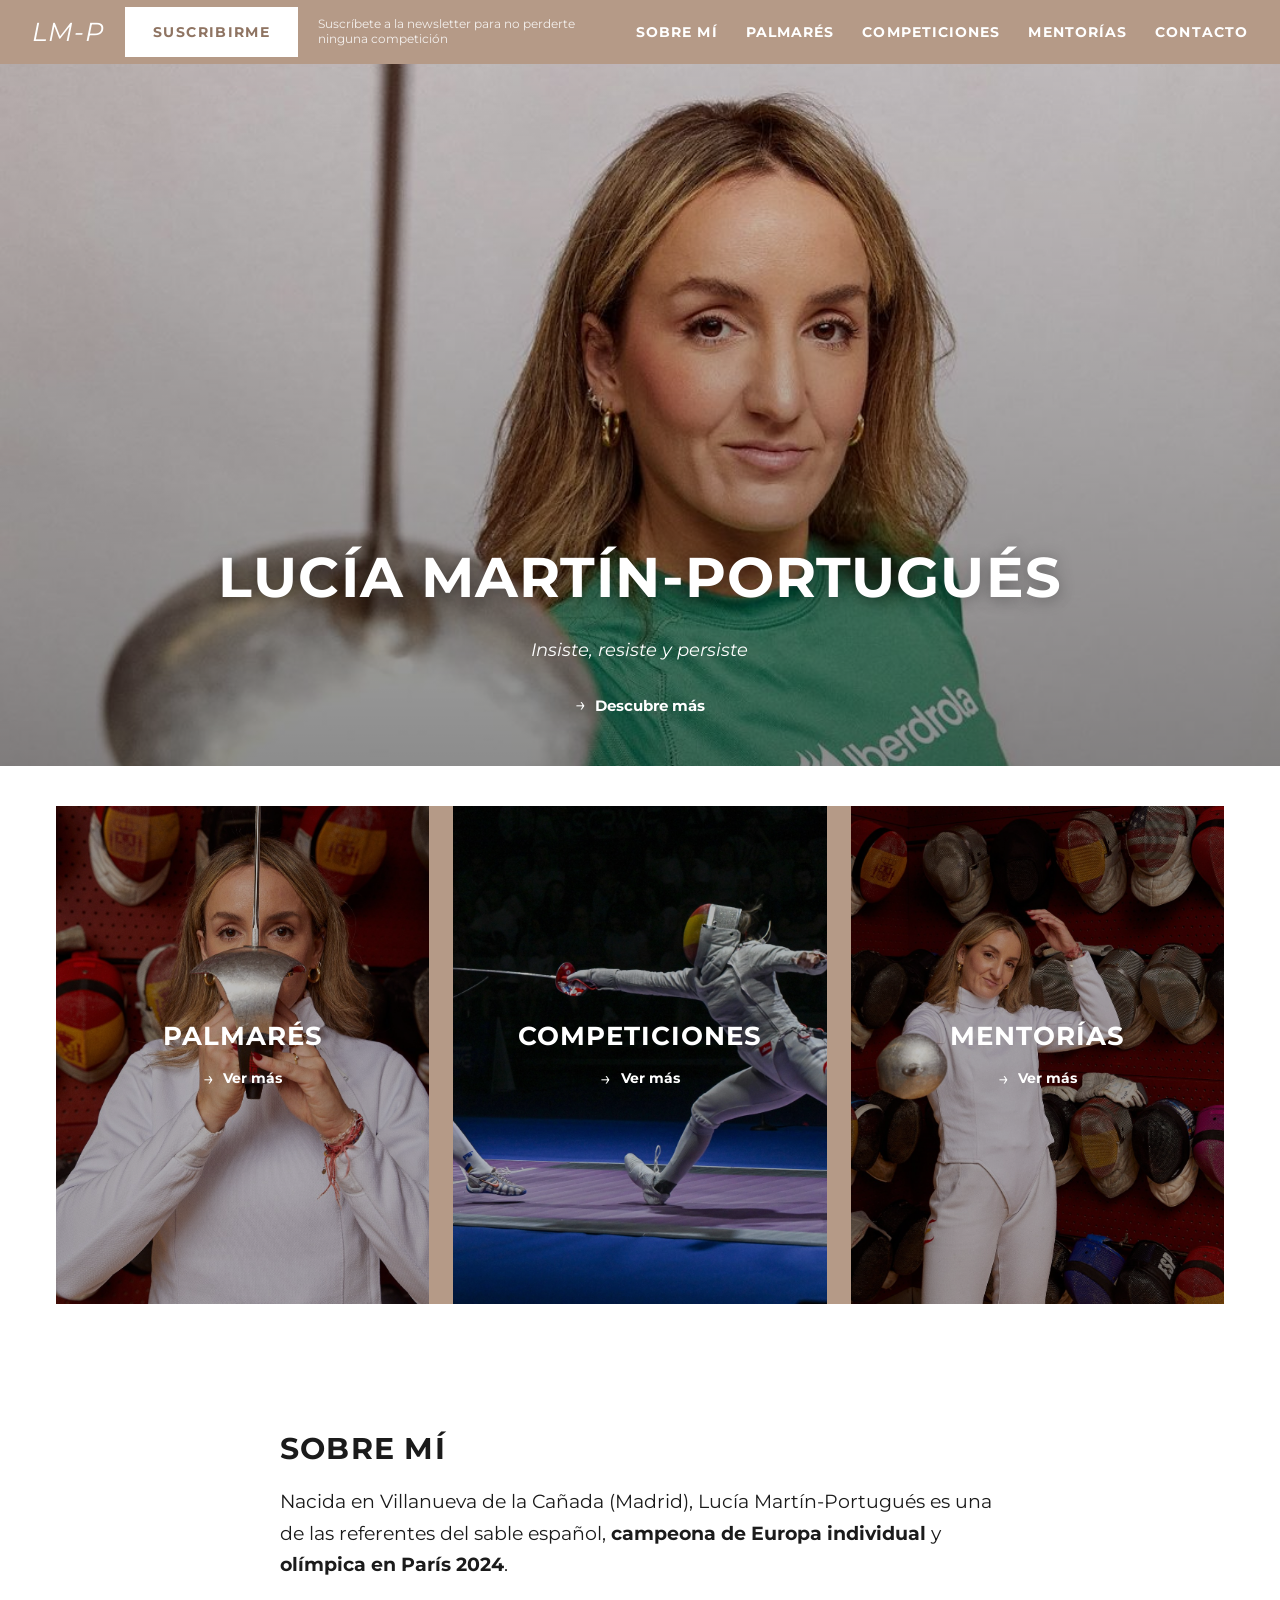
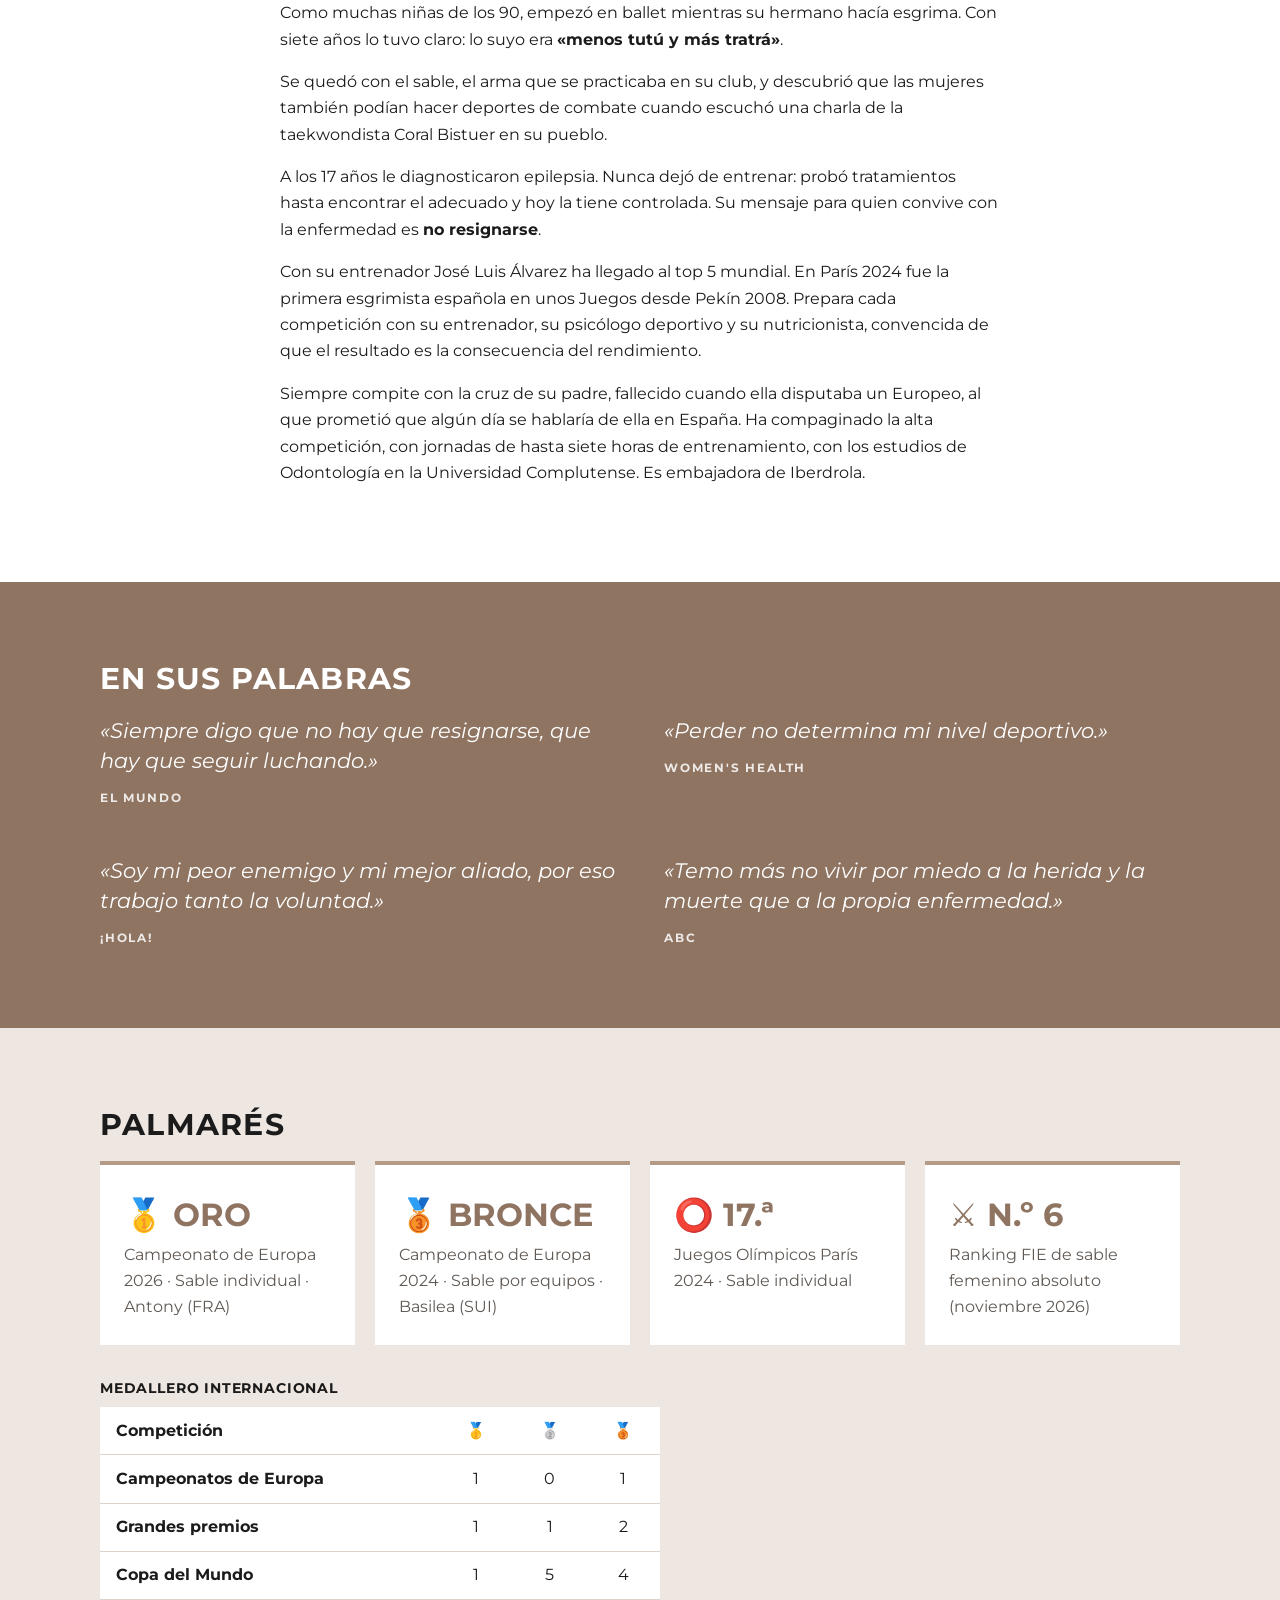
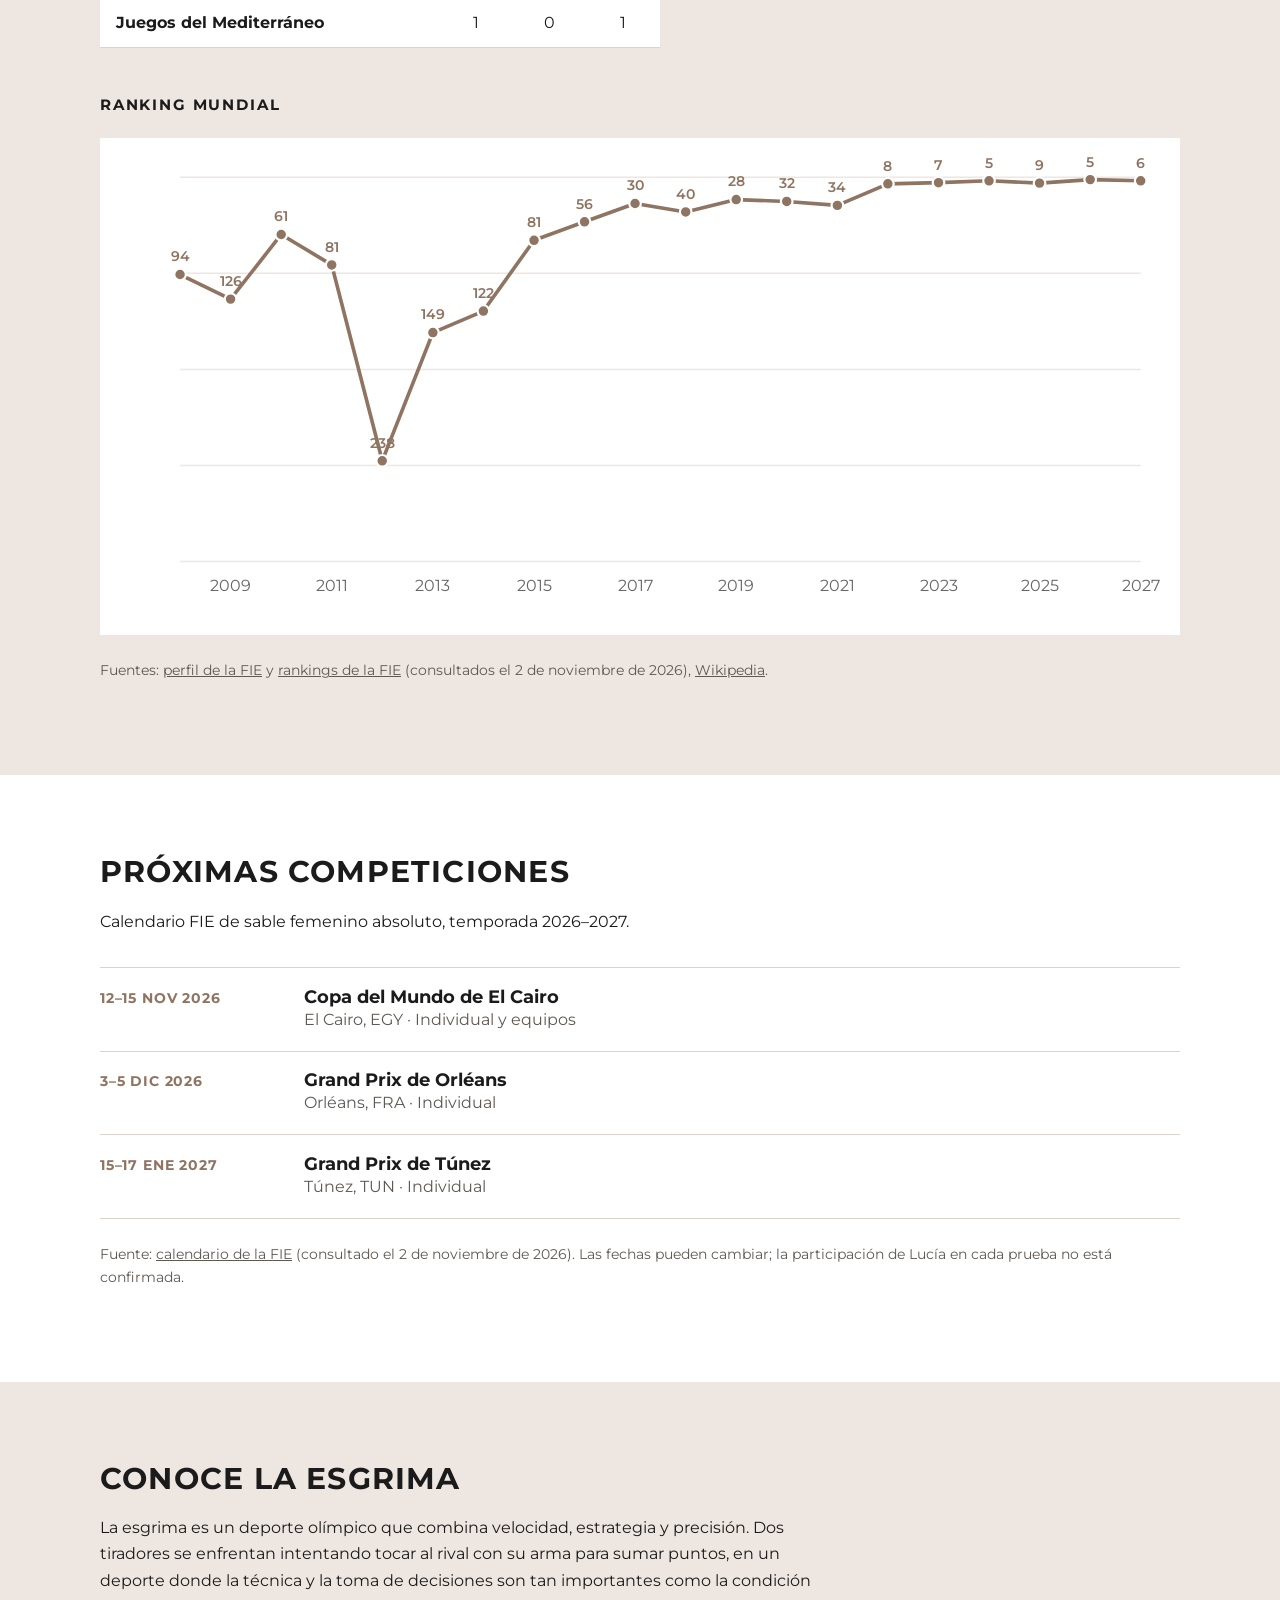
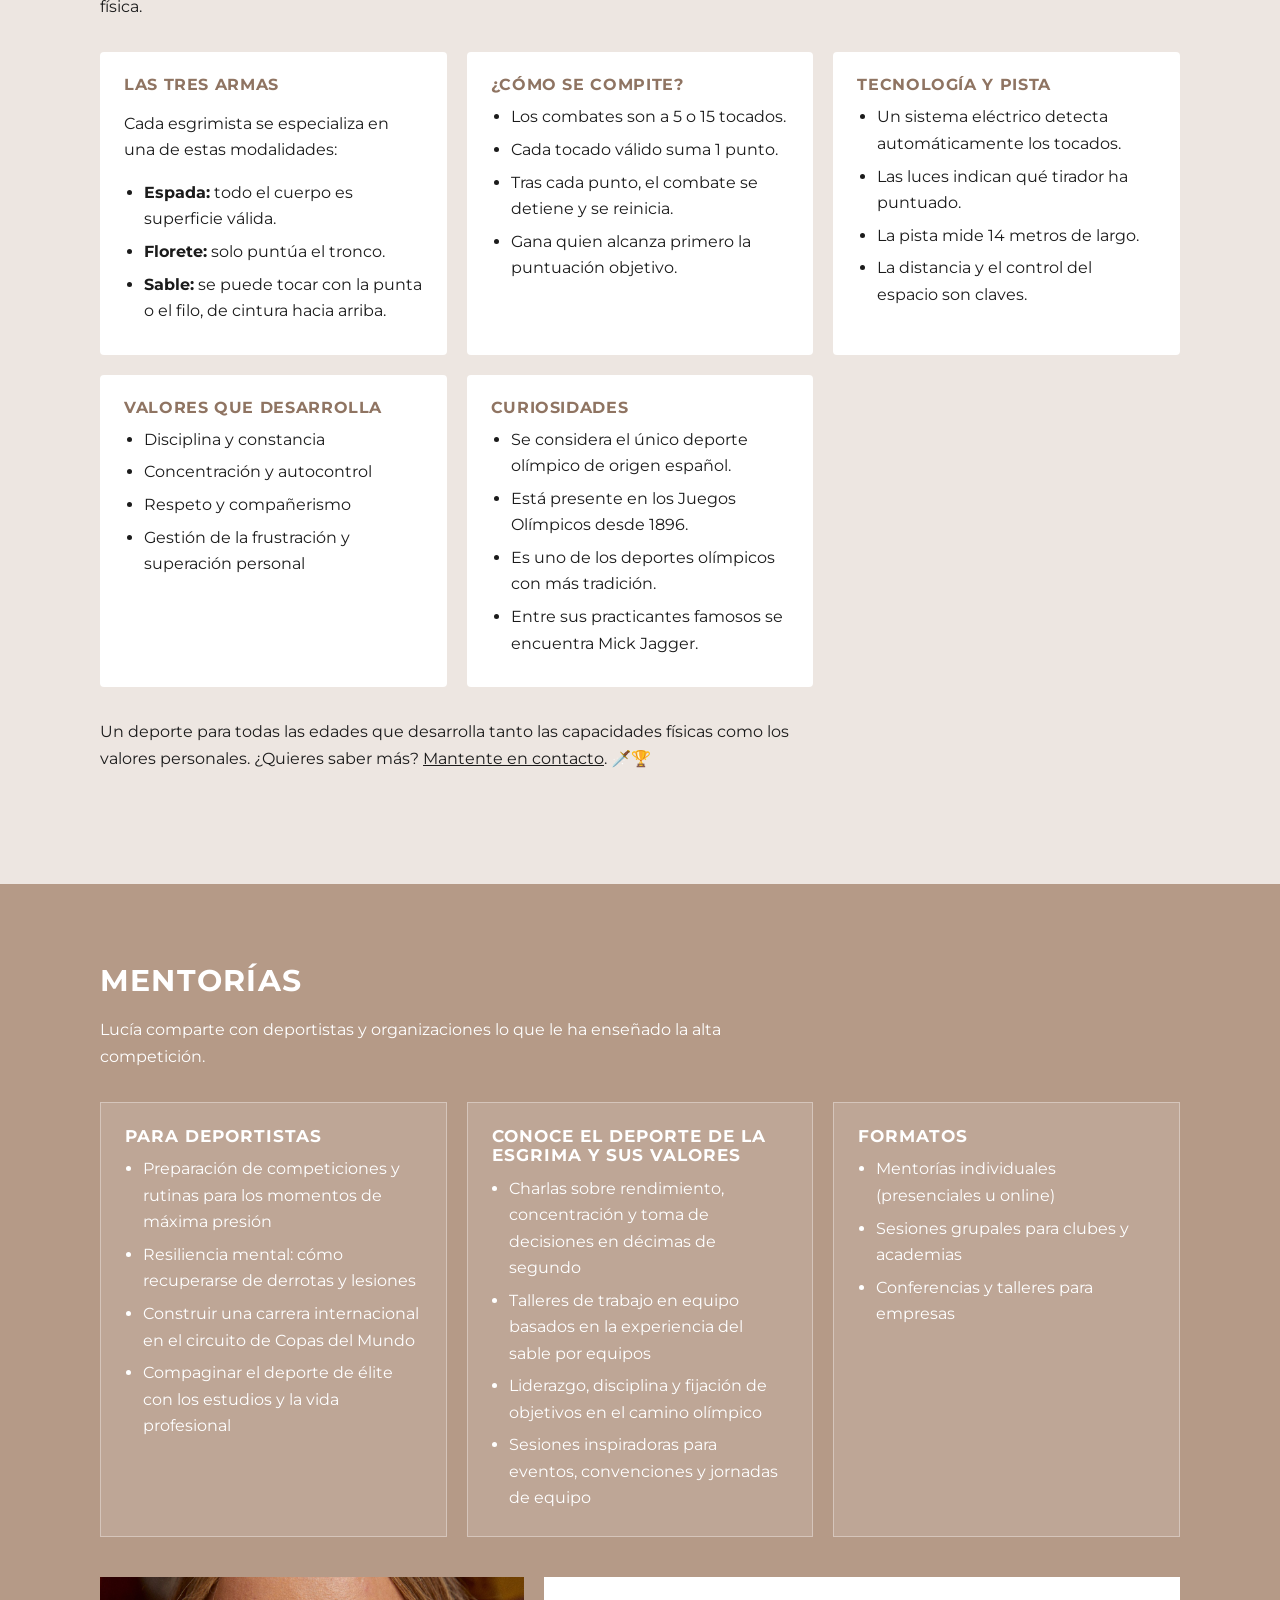
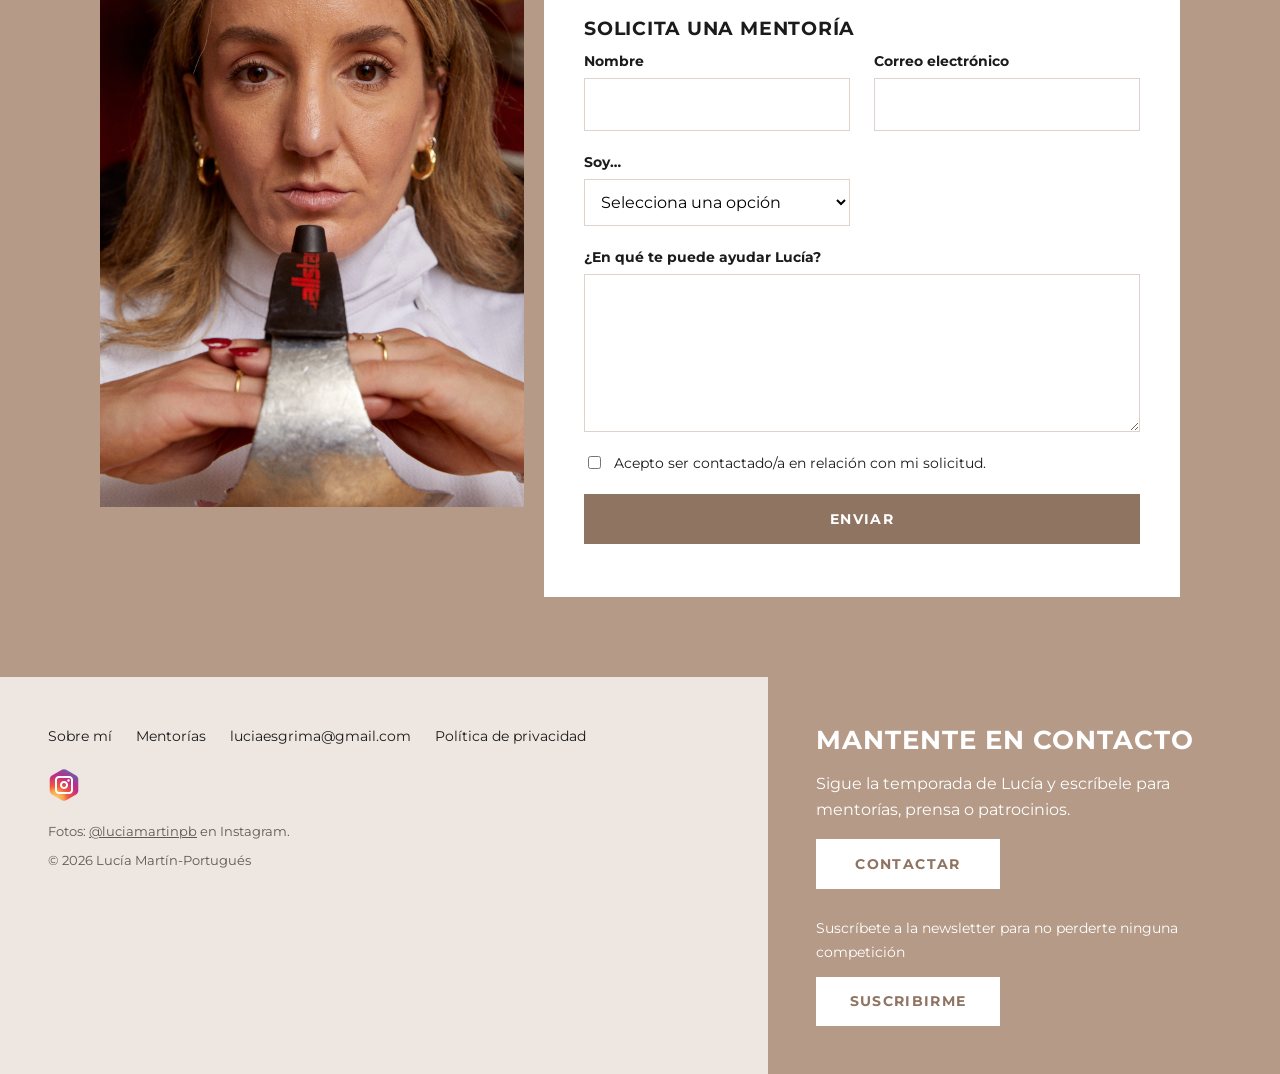
<file: index.html>
<!DOCTYPE html>
<html lang="es">
<head>
  <meta charset="UTF-8">
  <meta name="viewport" content="width=device-width, initial-scale=1">
  <title>Lucía Martín-Portugués | Esgrimista de sable</title>
  <meta name="description" content="Web oficial de la esgrimista española de sable Lucía Martín-Portugués: biografía, palmarés, próximas competiciones y mentorías para deportistas y empresas.">
  <link rel="icon" href="favicon.ico" sizes="any">
  <link rel="icon" type="image/png" sizes="16x16" href="favicon-16x16.png">
  <link rel="icon" type="image/png" sizes="32x32" href="favicon-32x32.png">
  <link rel="apple-touch-icon" href="apple-touch-icon.png">
  <link rel="manifest" href="site.webmanifest">
  <link rel="preconnect" href="https://fonts.googleapis.com">
  <link rel="preconnect" href="https://fonts.gstatic.com" crossorigin>
  <link rel="stylesheet" href="https://fonts.googleapis.com/css2?family=Montserrat:ital,wght@0,400;0,500;0,600;0,700;0,800;1,400;1,600&display=swap">
  <link rel="stylesheet" href="css/styles.css">
</head>
<body>
  <a class="skip-link" href="#main">Saltar al contenido</a>

  <header class="site-header">
    <div class="header-inner">
      <a class="brand" href="#top" aria-label="Lucía Martín-Portugués, inicio">LM-P</a>
      <div class="header-subscribe">
        <button class="button button-light nav-subscribe" type="button" data-newsletter-open>SUSCRIBIRME</button>
        <span class="nav-subscribe-note">Suscríbete a la newsletter para no perderte ninguna competición</span>
      </div>
      <button class="nav-toggle" type="button" aria-controls="site-nav" aria-expanded="false" aria-label="Abrir menú">
        <span class="nav-toggle-bar"></span>
        <span class="nav-toggle-bar"></span>
        <span class="nav-toggle-bar"></span>
      </button>
      <nav id="site-nav" class="site-nav" aria-label="Navegación principal">
        <ul>
          <li class="nav-newsletter-note">Suscríbete a la newsletter para no perderte ninguna competición</li>
          <li><a href="#about">Sobre mí</a></li>
          <li><a href="#highlights">Palmarés</a></li>
          <li><a href="#competitions">Competiciones</a></li>
          <li><a href="#mentoring">Mentorías</a></li>
          <li><a href="#contact">Contacto</a></li>
        </ul>
      </nav>
    </div>
  </header>

  <main id="main">
    <!-- Hero -->
    <section id="top" class="hero" aria-labelledby="hero-title">
      <img class="hero-img" src="assets/img/lucia-iberdrola.jpg" alt="Lucía Martín-Portugués con su sable y la camiseta de Iberdrola" width="1080" height="1350">
      <div class="hero-content">
        <h1 id="hero-title">Lucía Martín-Portugués</h1>
        <p class="hero-motto">Insiste, resiste y persiste</p>
        <a class="link-arrow" href="#about">Descubre más</a>
      </div>
    </section>

    <!-- Feature tiles -->
    <section class="tiles" aria-label="Explora">
      <div class="tiles-band">
        <ul class="tiles-grid">
          <li>
            <a class="tile" href="#highlights">
              <img src="assets/img/lucia-palmares.jpg" alt="Lucía Martín-Portugués en acción" width="1080" height="1350" loading="lazy">
              <span class="tile-label">Palmarés<span class="link-arrow">Ver más</span></span>
            </a>
          </li>
          <li>
            <a class="tile" href="#competitions">
              <img src="assets/img/lucia-competiciones.jpg" alt="Lucía Martín-Portugués en competición" width="1080" height="1350" loading="lazy">
              <span class="tile-label">Competiciones<span class="link-arrow">Ver más</span></span>
            </a>
          </li>
          <li>
            <a class="tile" href="#mentoring">
              <img src="assets/img/lucia-mentorias.jpg" alt="Lucía Martín-Portugués" width="1080" height="1350" loading="lazy">
              <span class="tile-label">Mentorías<span class="link-arrow">Ver más</span></span>
            </a>
          </li>
        </ul>
      </div>
    </section>

    <!-- About / Bio -->
    <section id="about" class="section" aria-labelledby="about-title">
      <div class="container narrow">
        <h2 id="about-title" class="section-title">Sobre mí</h2>
        <p class="lead">
          Nacida en Villanueva de la Cañada (Madrid), Lucía Martín-Portugués es una de las referentes del
          sable español, <strong>campeona de Europa individual</strong> y <strong>olímpica en París 2024</strong>.
        </p>
        <p>
          Como muchas niñas de los 90, empezó en ballet mientras su hermano hacía esgrima. Con siete años lo tuvo claro:
          lo suyo era <strong>«menos tutú y más tratrá»</strong>.
        </p>
        <p>
          Se quedó con el sable, el arma que se practicaba en su club, y descubrió que las mujeres también
          podían hacer deportes de combate cuando escuchó una charla de la taekwondista Coral Bistuer en su pueblo.
        </p>
        <p>
          A los 17 años le diagnosticaron epilepsia. Nunca dejó de entrenar: probó tratamientos hasta encontrar
          el adecuado y hoy la tiene controlada. Su mensaje para quien convive con la enfermedad es
          <strong>no resignarse</strong>.
        </p>
        <p>
          Con su entrenador José Luis Álvarez ha llegado al top 5 mundial. En París 2024 fue la primera esgrimista
          española en unos Juegos desde Pekín 2008. Prepara cada competición con su entrenador, su psicólogo
          deportivo y su nutricionista, convencida de que el resultado es la consecuencia del rendimiento.
        </p>
        <p>
          Siempre compite con la cruz de su padre, fallecido cuando ella disputaba un Europeo, al que prometió que
          algún día se hablaría de ella en España. Ha compaginado la alta competición, con jornadas de hasta siete
          horas de entrenamiento, con los estudios de Odontología en la Universidad Complutense. Es embajadora de
          Iberdrola.
        </p>
      </div>
    </section>

    <!-- Quotes -->
    <section class="section section-quotes" aria-labelledby="quotes-title">
      <div class="container">
        <h2 id="quotes-title" class="section-title">En sus palabras</h2>
        <ul class="quotes">
          <li>
            <blockquote cite="https://www.elmundo.es/deportes/juegos-olimpicos/2024/05/09/66353165e9cf4a5d398b457b.html">
              <p>«Siempre digo que no hay que resignarse, que hay que seguir luchando.»</p>
            </blockquote>
            <p class="quote-source">El Mundo</p>
          </li>
          <li>
            <blockquote cite="https://www.womenshealthmag.com/es/fitness/a61433258/lucia-martin-portugues-historia-esgrima-paris-2024/">
              <p>«Perder no determina mi nivel deportivo.»</p>
            </blockquote>
            <p class="quote-source">Women's Health</p>
          </li>
          <li>
            <blockquote cite="https://www.hola.com/actualidad/20240718700912/entrevista-lucia-martin-juegos-olimpicos-paris-2024/">
              <p>«Soy mi peor enemigo y mi mejor aliado, por eso trabajo tanto la voluntad.»</p>
            </blockquote>
            <p class="quote-source">¡HOLA!</p>
          </li>
          <li>
            <blockquote cite="https://www.abc.es/deportes/juegos-olimpicos/lucia-martinportugues-temo-enfermedad-vivir-miedo-20240728183933-nt.html">
              <p>«Temo más no vivir por miedo a la herida y la muerte que a la propia enfermedad.»</p>
            </blockquote>
            <p class="quote-source">ABC</p>
          </li>
        </ul>
      </div>
    </section>

    <!-- Career highlights -->
    <section id="highlights" class="section section-alt" aria-labelledby="highlights-title">
      <div class="container">
        <h2 id="highlights-title" class="section-title">Palmarés</h2>
        <ul class="stats">
          <li class="stat"><span class="stat-value">🥇 Oro</span><span class="stat-label">Campeonato de Europa 2026 · Sable individual · Antony (FRA)</span></li>
          <li class="stat"><span class="stat-value">🥉 Bronce</span><span class="stat-label">Campeonato de Europa 2024 · Sable por equipos · Basilea (SUI)</span></li>
          <li class="stat"><span class="stat-value">⭕ 17.ª</span><span class="stat-label">Juegos Olímpicos París 2024 · Sable individual</span></li>
          <li class="stat"><span class="stat-value">⚔️ N.º 6</span><span class="stat-label">Ranking FIE de sable femenino absoluto (noviembre 2026)</span></li>
        </ul>
        <div class="medal-table-wrap">
          <table class="medal-table">
            <caption>Medallero internacional</caption>
            <thead>
              <tr><th scope="col">Competición</th><th scope="col">🥇</th><th scope="col">🥈</th><th scope="col">🥉</th></tr>
            </thead>
            <tbody>
              <tr><th scope="row">Campeonatos de Europa</th><td>1</td><td>0</td><td>1</td></tr>
              <tr><th scope="row">Grandes premios</th><td>1</td><td>1</td><td>2</td></tr>
              <tr><th scope="row">Copa del Mundo</th><td>1</td><td>5</td><td>4</td></tr>
              <tr><th scope="row">Juegos del Mediterráneo</th><td>1</td><td>0</td><td>1</td></tr>
            </tbody>
          </table>
        </div>
        <div class="ranking">
          <h3>Ranking mundial</h3>
          <figure class="rank-figure">
            <svg class="rank-chart" viewBox="0 0 720 320" role="img" aria-labelledby="rank-chart-title rank-chart-desc">
              <title id="rank-chart-title">Percentil de Lucía en el ranking FIE absoluto de sable femenino, 2008–2027</title>
              <desc id="rank-chart-desc">De percentil 74.7 en 2008 a percentil 99.1 en 2027. Entre los 10 primeros del mundo desde 2022.</desc>
              <line class="grid" x1="44" x2="704" y1="280.0" y2="280.0"/>
              <line class="grid" x1="44" x2="704" y1="214.0" y2="214.0"/>
              <line class="grid" x1="44" x2="704" y1="148.0" y2="148.0"/>
              <line class="grid" x1="44" x2="704" y1="82.0" y2="82.0"/>
              <line class="grid" x1="44" x2="704" y1="16.0" y2="16.0"/>
              <text class="axis" x="78.7" y="300" text-anchor="middle">2009</text>
              <text class="axis" x="148.2" y="300" text-anchor="middle">2011</text>
              <text class="axis" x="217.7" y="300" text-anchor="middle">2013</text>
              <text class="axis" x="287.2" y="300" text-anchor="middle">2015</text>
              <text class="axis" x="356.6" y="300" text-anchor="middle">2017</text>
              <text class="axis" x="426.1" y="300" text-anchor="middle">2019</text>
              <text class="axis" x="495.6" y="300" text-anchor="middle">2021</text>
              <text class="axis" x="565.1" y="300" text-anchor="middle">2023</text>
              <text class="axis" x="634.5" y="300" text-anchor="middle">2025</text>
              <text class="axis" x="704.0" y="300" text-anchor="middle">2027</text>
              <polyline class="line" points="44.0,82.8 78.7,99.7 113.5,55.3 148.2,76.2 182.9,210.8 217.7,122.7 252.4,107.9 287.2,59.3 321.9,46.6 356.6,34.0 391.4,39.8 426.1,31.3 460.8,32.6 495.6,35.3 530.3,20.5 565.1,19.7 599.8,18.4 634.5,20.0 669.3,17.6 704.0,18.4"/>
              <circle class="dot" cx="44.0" cy="82.8" r="4"><title>2008: n.º 94 de 368 (percentil 74.7)</title></circle>
              <circle class="dot" cx="78.7" cy="99.7" r="4"><title>2009: n.º 126 de 394 (percentil 68.3)</title></circle>
              <circle class="dot" cx="113.5" cy="55.3" r="4"><title>2010: n.º 61 de 404 (percentil 85.1)</title></circle>
              <circle class="dot" cx="148.2" cy="76.2" r="4"><title>2011: n.º 81 de 351 (percentil 77.2)</title></circle>
              <circle class="dot" cx="182.9" cy="210.8" r="4"><title>2012: n.º 238 de 321 (percentil 26.2)</title></circle>
              <circle class="dot" cx="217.7" cy="122.7" r="4"><title>2013: n.º 149 de 366 (percentil 59.6)</title></circle>
              <circle class="dot" cx="252.4" cy="107.9" r="4"><title>2014: n.º 122 de 348 (percentil 65.2)</title></circle>
              <circle class="dot" cx="287.2" cy="59.3" r="4"><title>2015: n.º 81 de 488 (percentil 83.6)</title></circle>
              <circle class="dot" cx="321.9" cy="46.6" r="4"><title>2016: n.º 56 de 474 (percentil 88.4)</title></circle>
              <circle class="dot" cx="356.6" cy="34.0" r="4"><title>2017: n.º 30 de 426 (percentil 93.2)</title></circle>
              <circle class="dot" cx="391.4" cy="39.8" r="4"><title>2018: n.º 40 de 435 (percentil 91.0)</title></circle>
              <circle class="dot" cx="426.1" cy="31.3" r="4"><title>2019: n.º 28 de 464 (percentil 94.2)</title></circle>
              <circle class="dot" cx="460.8" cy="32.6" r="4"><title>2020: n.º 32 de 495 (percentil 93.7)</title></circle>
              <circle class="dot" cx="495.6" cy="35.3" r="4"><title>2021: n.º 34 de 455 (percentil 92.7)</title></circle>
              <circle class="dot" cx="530.3" cy="20.5" r="4"><title>2022: n.º 8 de 423 (percentil 98.3)</title></circle>
              <circle class="dot" cx="565.1" cy="19.7" r="4"><title>2023: n.º 7 de 441 (percentil 98.6)</title></circle>
              <circle class="dot" cx="599.8" cy="18.4" r="4"><title>2024: n.º 5 de 437 (percentil 99.1)</title></circle>
              <circle class="dot" cx="634.5" cy="20.0" r="4"><title>2025: n.º 9 de 531 (percentil 98.5)</title></circle>
              <circle class="dot" cx="669.3" cy="17.6" r="4"><title>2026: n.º 5 de 616 (percentil 99.4)</title></circle>
              <circle class="dot" cx="704.0" cy="18.4" r="4"><title>2027: n.º 6 de 585 (percentil 99.1)</title></circle>

              <text class="rank-num" x="44.0" y="73.8" text-anchor="middle">94</text>
              <text class="rank-num" x="78.7" y="90.7" text-anchor="middle">126</text>
              <text class="rank-num" x="113.5" y="46.3" text-anchor="middle">61</text>
              <text class="rank-num" x="148.2" y="67.2" text-anchor="middle">81</text>
              <text class="rank-num" x="182.9" y="201.8" text-anchor="middle">238</text>
              <text class="rank-num" x="217.7" y="113.7" text-anchor="middle">149</text>
              <text class="rank-num" x="252.4" y="98.9" text-anchor="middle">122</text>
              <text class="rank-num" x="287.2" y="50.3" text-anchor="middle">81</text>
              <text class="rank-num" x="321.9" y="37.6" text-anchor="middle">56</text>
              <text class="rank-num" x="356.6" y="25.0" text-anchor="middle">30</text>
              <text class="rank-num" x="391.4" y="30.8" text-anchor="middle">40</text>
              <text class="rank-num" x="426.1" y="22.3" text-anchor="middle">28</text>
              <text class="rank-num" x="460.8" y="23.6" text-anchor="middle">32</text>
              <text class="rank-num" x="495.6" y="26.3" text-anchor="middle">34</text>
              <text class="rank-num" x="530.3" y="11.5" text-anchor="middle">8</text>
              <text class="rank-num" x="565.1" y="10.7" text-anchor="middle">7</text>
              <text class="rank-num" x="599.8" y="9.4" text-anchor="middle">5</text>
              <text class="rank-num" x="634.5" y="11.0" text-anchor="middle">9</text>
              <text class="rank-num" x="669.3" y="8.6" text-anchor="middle">5</text>
              <text class="rank-num" x="704.0" y="9.4" text-anchor="middle">6</text>
            </svg>
          </figure>

        </div>
        <p class="source">Fuentes: <a href="https://fie.org/athletes/10145" rel="noopener">perfil de la FIE</a> y <a href="https://fie.org/athletes?weapon=S&amp;gender=F&amp;level=S" rel="noopener">rankings de la FIE</a> (consultados el 2 de noviembre de 2026), <a href="https://es.wikipedia.org/wiki/Luc%C3%ADa_Mart%C3%ADn-Portugu%C3%A9s" rel="noopener">Wikipedia</a>.</p>
      </div>
    </section>

    <!-- Upcoming competitions -->
    <section id="competitions" class="section" aria-labelledby="competitions-title">
      <div class="container">
        <h2 id="competitions-title" class="section-title">Próximas competiciones</h2>
        <p class="section-intro">Calendario FIE de sable femenino absoluto, temporada 2026–2027.</p>
        <ol class="events">
          <li class="event">
            <time datetime="2026-11-12">12–15 nov 2026</time>
            <div><h3><a href="https://fie.org/tournaments/2027/122" rel="noopener">Copa del Mundo de El Cairo</a></h3><p>El Cairo, EGY · Individual y equipos</p></div>
          </li>
          <li class="event">
            <time datetime="2026-12-03">3–5 dic 2026</time>
            <div><h3><a href="https://fie.org/tournaments/2027/130" rel="noopener">Grand Prix de Orléans</a></h3><p>Orléans, FRA · Individual</p></div>
          </li>
          <li class="event">
            <time datetime="2027-01-15">15–17 ene 2027</time>
            <div><h3><a href="https://fie.org/tournaments/2027/139" rel="noopener">Grand Prix de Túnez</a></h3><p>Túnez, TUN · Individual</p></div>
          </li>
        </ol>
        <p class="source">Fuente: <a href="https://fie.org/events" rel="noopener">calendario de la FIE</a> (consultado el 2 de noviembre de 2026). Las fechas pueden cambiar; la participación de Lucía en cada prueba no está confirmada.</p>
      </div>
    </section>

    <!-- Conoce la esgrima -->
    <section id="esgrima" class="section section-alt" aria-labelledby="esgrima-title">
      <div class="container">
        <h2 id="esgrima-title" class="section-title">Conoce la esgrima</h2>
        <p class="section-intro">
          La esgrima es un deporte olímpico que combina velocidad, estrategia y precisión. Dos tiradores se
          enfrentan intentando tocar al rival con su arma para sumar puntos, en un deporte donde la técnica y la
          toma de decisiones son tan importantes como la condición física.
        </p>
        <div class="fencing-grid">
          <article class="fencing-card">
            <h3>Las tres armas</h3>
            <p>Cada esgrimista se especializa en una de estas modalidades:</p>
            <ul>
              <li><strong>Espada:</strong> todo el cuerpo es superficie válida.</li>
              <li><strong>Florete:</strong> solo puntúa el tronco.</li>
              <li><strong>Sable:</strong> se puede tocar con la punta o el filo, de cintura hacia arriba.</li>
            </ul>
          </article>
          <article class="fencing-card">
            <h3>¿Cómo se compite?</h3>
            <ul>
              <li>Los combates son a 5 o 15 tocados.</li>
              <li>Cada tocado válido suma 1 punto.</li>
              <li>Tras cada punto, el combate se detiene y se reinicia.</li>
              <li>Gana quien alcanza primero la puntuación objetivo.</li>
            </ul>
          </article>
          <article class="fencing-card">
            <h3>Tecnología y pista</h3>
            <ul>
              <li>Un sistema eléctrico detecta automáticamente los tocados.</li>
              <li>Las luces indican qué tirador ha puntuado.</li>
              <li>La pista mide 14 metros de largo.</li>
              <li>La distancia y el control del espacio son claves.</li>
            </ul>
          </article>
          <article class="fencing-card">
            <h3>Valores que desarrolla</h3>
            <ul>
              <li>Disciplina y constancia</li>
              <li>Concentración y autocontrol</li>
              <li>Respeto y compañerismo</li>
              <li>Gestión de la frustración y superación personal</li>
            </ul>
          </article>
          <article class="fencing-card">
            <h3>Curiosidades</h3>
            <ul>
              <li>Se considera el único deporte olímpico de origen español.</li>
              <li>Está presente en los Juegos Olímpicos desde 1896.</li>
              <li>Es uno de los deportes olímpicos con más tradición.</li>
              <li>Entre sus practicantes famosos se encuentra Mick Jagger.</li>
            </ul>
          </article>
        </div>
        <p class="section-intro fencing-outro">
          Un deporte para todas las edades que desarrolla tanto las capacidades físicas como los valores
          personales. ¿Quieres saber más? <a href="#contact">Mantente en contacto</a>. 🗡️🏆
        </p>
      </div>
    </section>

    <!-- Mentoring -->
    <section id="mentoring" class="section section-accent" aria-labelledby="mentoring-title">
      <div class="container">
        <h2 id="mentoring-title" class="section-title">Mentorías</h2>
        <p class="section-intro">
          Lucía comparte con deportistas y organizaciones lo que le ha enseñado la alta competición.
        </p>
        <div class="mentoring-grid">
          <article class="offer">
            <h3>Para deportistas</h3>
            <ul>
              <li>Preparación de competiciones y rutinas para los momentos de máxima presión</li>
              <li>Resiliencia mental: cómo recuperarse de derrotas y lesiones</li>
              <li>Construir una carrera internacional en el circuito de Copas del Mundo</li>
              <li>Compaginar el deporte de élite con los estudios y la vida profesional</li>
            </ul>
          </article>
          <article class="offer">
            <h3>Conoce el deporte de la esgrima y sus valores</h3>
            <ul>
              <li>Charlas sobre rendimiento, concentración y toma de decisiones en décimas de segundo</li>
              <li>Talleres de trabajo en equipo basados en la experiencia del sable por equipos</li>
              <li>Liderazgo, disciplina y fijación de objetivos en el camino olímpico</li>
              <li>Sesiones inspiradoras para eventos, convenciones y jornadas de equipo</li>
            </ul>
          </article>
          <article class="offer">
            <h3>Formatos</h3>
            <ul>
              <li>Mentorías individuales (presenciales u online)</li>
              <li>Sesiones grupales para clubes y academias</li>
              <li>Conferencias y talleres para empresas</li>
            </ul>
          </article>
        </div>

        <div class="mentoring-form-row">
          <img class="mentoring-img" src="assets/img/lucia-mentorias-2.jpg" alt="Lucía Martín-Portugués" width="1280" height="1600" loading="lazy">
          <div class="form-wrap">
          <h3 id="mentoring-form-title">Solicita una mentoría</h3>
          <!-- Los envíos llegan al email de Lucía vía Formspree (form myeebnjr). -->
          <form class="contact-form" id="mentoring-form" aria-labelledby="mentoring-form-title"
                action="https://formspree.io/f/myeebnjr" method="POST">
            <div class="form-row">
              <label for="mf-name">Nombre</label>
              <input id="mf-name" name="name" type="text" autocomplete="name" required>
            </div>
            <div class="form-row">
              <label for="mf-email">Correo electrónico</label>
              <input id="mf-email" name="email" type="email" autocomplete="email" required>
            </div>
            <div class="form-row">
              <label for="mf-type">Soy…</label>
              <select id="mf-type" name="type" required>
                <option value="">Selecciona una opción</option>
                <option value="athlete">Deportista</option>
                <option value="club">Club o academia</option>
                <option value="company">Empresa</option>
                <option value="other">Otro</option>
              </select>
            </div>
            <!-- Honeypot anti-spam: oculto para usuarios, lo rellenan los bots -->
            <div class="hp-field" aria-hidden="true">
              <label for="mf-gotcha">No rellenar</label>
              <input id="mf-gotcha" name="_gotcha" type="text" tabindex="-1" autocomplete="off">
            </div>
            <div class="form-row form-row-full">
              <label for="mf-message">¿En qué te puede ayudar Lucía?</label>
              <textarea id="mf-message" name="message" rows="5" required></textarea>
            </div>
            <div class="form-row form-row-full checkbox-row">
              <input id="mf-consent" name="consent" type="checkbox" required>
              <label for="mf-consent">Acepto ser contactado/a en relación con mi solicitud.</label>
            </div>
            <div class="form-row form-row-full">
              <button class="button" type="submit" aria-describedby="mf-status">Enviar</button>
              <p id="mf-status" class="form-status" role="status"></p>
            </div>
          </form>
          </div>
        </div>
      </div>
    </section>

    <!--
      Future lead-magnet signup section goes here, e.g.:
      <section id="signup" class="section" aria-labelledby="signup-title"> ... </section>
      The "Mantente en contacto" footer panel is also a natural place for a newsletter form.
    -->
  </main>

  <!-- Contact / Follow -->
  <footer id="contact" class="site-footer">
    <div class="footer-main">
      <h2 class="visually-hidden">Contacto</h2>
      <ul class="footer-links">
        <li><a href="#about">Sobre mí</a></li>
        <li><a href="#mentoring">Mentorías</a></li>
        <li><a href="mailto:luciaesgrima@gmail.com">luciaesgrima@gmail.com</a></li>
        <li><a href="privacidad.html">Política de privacidad</a></li>
      </ul>
      <ul class="social-links" aria-label="Redes sociales y patrocinadores">
        <li><a href="https://www.instagram.com/luciamartinpb/" rel="noopener" aria-label="Instagram de Lucía"><img class="social-icon" src="assets/img/instagram-logo.png" alt="Instagram" width="2048" height="2048"></a></li>
        <!-- TEMPORAL: logo de Iberdrola oculto a petición del usuario.
           Para reactivarlo, descomentar la línea inferior. -->
      <!-- <li><img class="sponsor-icon" src="assets/img/iberdrola-logo.png" alt="Iberdrola, patrocinador" width="600" height="600"></li> -->
      </ul>
      <p class="credits">
        Fotos: <a href="https://www.instagram.com/luciamartinpb/" rel="noopener">@luciamartinpb</a> en Instagram.
      </p>
      <p class="copyright">&copy; <span id="year">2026</span> Lucía Martín-Portugués</p>
    </div>
    <div class="footer-panel">
      <h2>Mantente en contacto</h2>
      <p>Sigue la temporada de Lucía y escríbele para mentorías, prensa o patrocinios.</p>
      <a class="button button-light" href="#mentoring">Contactar</a>
      <p class="newsletter-note">Suscríbete a la newsletter para no perderte ninguna competición</p>
      <button class="button button-light" type="button" data-newsletter-open>Suscribirme</button>
    </div>
  </footer>

  <!-- Newsletter: modal con formulario de suscripción gestionado por Brevo
       (lista «Newsletter web»; el action es la URL pública del <form> del
       código de inserción de Brevo). -->
  <dialog id="newsletter-modal" class="modal" aria-labelledby="nl-title">
    <div class="modal-card">
      <button class="modal-close" type="button" aria-label="Cerrar">×</button>
      <h2 id="nl-title">Únete a nuestra newsletter</h2>
      <p>Suscríbete a la newsletter para no perderte las próximas competiciones, los vídeos en directo y los resultados.</p>
      <form class="contact-form" id="newsletter-form" action="https://d9a076fe.sibforms.com/serve/[base64]" method="POST">
        <div class="form-row">
          <label for="nl-email">Correo electrónico</label>
          <input id="nl-email" name="EMAIL" type="email" autocomplete="email" required>
        </div>
        <div class="form-row">
          <label for="nl-captcha">Comprobación: ¿cuánto es <span id="nl-captcha-q">…</span>?</label>
          <input id="nl-captcha" name="captcha" type="text" inputmode="numeric" autocomplete="off" required>
        </div>
        <!-- Honeypot anti-spam: oculto para usuarios, lo rellenan los bots -->
        <input type="hidden" name="locale" value="es">
        <div class="hp-field" aria-hidden="true">
          <label for="nl-gotcha">No rellenar</label>
          <input id="nl-gotcha" name="_gotcha" type="text" tabindex="-1" autocomplete="off">
          <input name="email_address_check" type="text" tabindex="-1" autocomplete="off">
        </div>
        <div class="form-row form-row-full checkbox-row">
          <input id="nl-consent" name="OPT_IN" type="checkbox" value="1" required>
          <label for="nl-consent">He leído y acepto recibir por correo electrónico la newsletter de Lucía Martín-Portugués, que podrá incluir contenidos editoriales, novedades, recomendaciones e información comercial y promociones sobre productos y servicios propios y de terceros. Entiendo que los envíos serán esporádicos y que puedo darme de baja en cualquier momento. He leído la <a href="privacidad.html">Política de privacidad</a>.</label>
        </div>
        <div class="form-row form-row-full">
          <button class="button" type="submit" aria-describedby="nl-status">Suscribirme gratis</button>
          <p id="nl-status" class="form-status" role="status"></p>
        </div>
      </form>
      <p class="modal-note">La suscripción es gratuita y puedes darte de baja cuando quieras mediante el enlace incluido en cada correo.</p>
    </div>
  </dialog>

  <script src="js/main.js" defer></script>
</body>
</html>
</file>
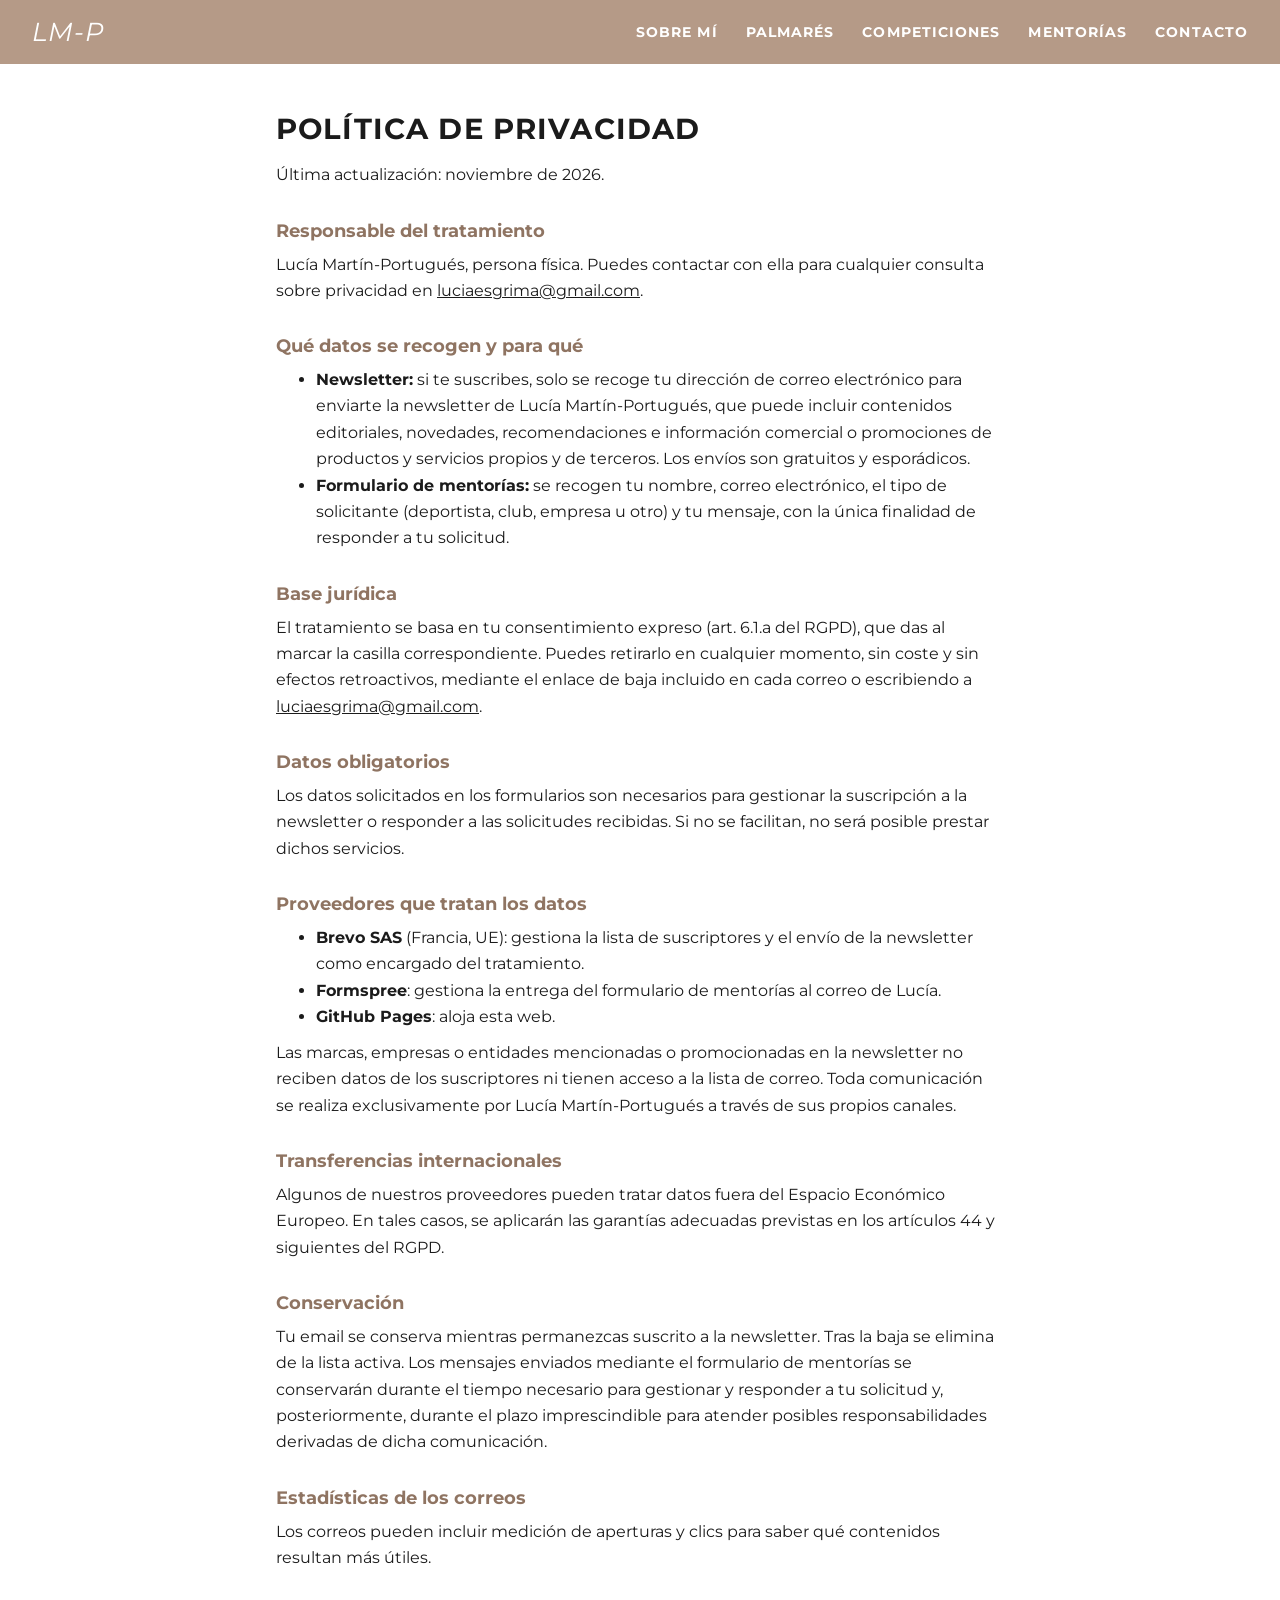
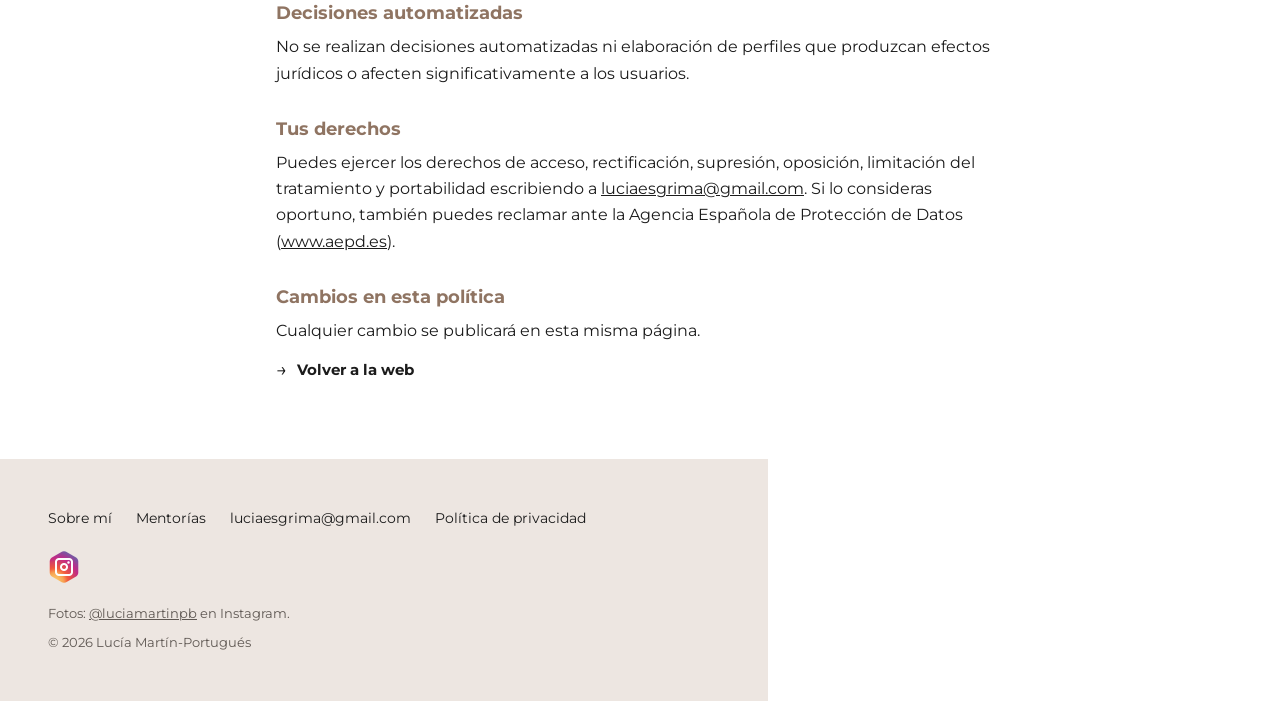
<file: privacidad.html>
<!DOCTYPE html>
<html lang="es">
<head>
  <meta charset="UTF-8">
  <meta name="viewport" content="width=device-width, initial-scale=1">
  <title>Política de privacidad | Lucía Martín-Portugués</title>
  <meta name="description" content="Política de privacidad de la web de Lucía Martín-Portugués: newsletter, formulario de mentorías, derechos y contacto.">
  <link rel="icon" href="favicon.ico" sizes="any">
  <link rel="icon" type="image/png" sizes="16x16" href="favicon-16x16.png">
  <link rel="icon" type="image/png" sizes="32x32" href="favicon-32x32.png">
  <link rel="apple-touch-icon" href="apple-touch-icon.png">
  <link rel="manifest" href="site.webmanifest">
  <link rel="preconnect" href="https://fonts.googleapis.com">
  <link rel="preconnect" href="https://fonts.gstatic.com" crossorigin>
  <link rel="stylesheet" href="https://fonts.googleapis.com/css2?family=Montserrat:ital,wght@0,400;0,500;0,600;0,700;0,800;1,400;1,600&display=swap">
  <link rel="stylesheet" href="css/styles.css">
</head>
<body>
  <a class="skip-link" href="#main">Saltar al contenido</a>

  <header class="site-header">
    <div class="header-inner">
      <a class="brand" href="index.html" aria-label="Lucía Martín-Portugués, inicio">LM-P</a>
      <button class="nav-toggle" type="button" aria-controls="site-nav" aria-expanded="false" aria-label="Abrir menú">
        <span class="nav-toggle-bar"></span>
        <span class="nav-toggle-bar"></span>
        <span class="nav-toggle-bar"></span>
      </button>
      <nav id="site-nav" class="site-nav" aria-label="Navegación principal">
        <ul>
          <li><a href="index.html#about">Sobre mí</a></li>
          <li><a href="index.html#highlights">Palmarés</a></li>
          <li><a href="index.html#competitions">Competiciones</a></li>
          <li><a href="index.html#mentoring">Mentorías</a></li>
          <li><a href="index.html#contact">Contacto</a></li>
        </ul>
      </nav>
    </div>
  </header>

  <main id="main" class="privacy-page">
    <h1>Política de privacidad</h1>
    <p>Última actualización: noviembre de 2026.</p>

    <h2>Responsable del tratamiento</h2>
    <p>Lucía Martín-Portugués, persona física. Puedes contactar con ella para cualquier consulta sobre privacidad en <a href="mailto:luciaesgrima@gmail.com">luciaesgrima@gmail.com</a>.</p>

    <h2>Qué datos se recogen y para qué</h2>
    <ul>
      <li><strong>Newsletter:</strong> si te suscribes, solo se recoge tu dirección de correo electrónico para enviarte la newsletter de Lucía Martín-Portugués, que puede incluir contenidos editoriales, novedades, recomendaciones e información comercial o promociones de productos y servicios propios y de terceros. Los envíos son gratuitos y esporádicos.</li>
      <li><strong>Formulario de mentorías:</strong> se recogen tu nombre, correo electrónico, el tipo de solicitante (deportista, club, empresa u otro) y tu mensaje, con la única finalidad de responder a tu solicitud.</li>
    </ul>

    <h2>Base jurídica</h2>
    <p>El tratamiento se basa en tu consentimiento expreso (art. 6.1.a del RGPD), que das al marcar la casilla correspondiente. Puedes retirarlo en cualquier momento, sin coste y sin efectos retroactivos, mediante el enlace de baja incluido en cada correo o escribiendo a <a href="mailto:luciaesgrima@gmail.com">luciaesgrima@gmail.com</a>.</p>

    <h2>Datos obligatorios</h2>
    <p>Los datos solicitados en los formularios son necesarios para gestionar la suscripción a la newsletter o responder a las solicitudes recibidas. Si no se facilitan, no será posible prestar dichos servicios.</p>

    <h2>Proveedores que tratan los datos</h2>
    <ul>
      <li><strong>Brevo SAS</strong> (Francia, UE): gestiona la lista de suscriptores y el envío de la newsletter como encargado del tratamiento.</li>
      <li><strong>Formspree</strong>: gestiona la entrega del formulario de mentorías al correo de Lucía.</li>
      <li><strong>GitHub Pages</strong>: aloja esta web.</li>
    </ul>
    <p>Las marcas, empresas o entidades mencionadas o promocionadas en la newsletter no reciben datos de los suscriptores ni tienen acceso a la lista de correo. Toda comunicación se realiza exclusivamente por Lucía Martín-Portugués a través de sus propios canales.</p>

    <h2>Transferencias internacionales</h2>
    <p>Algunos de nuestros proveedores pueden tratar datos fuera del Espacio Económico Europeo. En tales casos, se aplicarán las garantías adecuadas previstas en los artículos 44 y siguientes del RGPD.</p>

    <h2>Conservación</h2>
    <p>Tu email se conserva mientras permanezcas suscrito a la newsletter. Tras la baja se elimina de la lista activa. Los mensajes enviados mediante el formulario de mentorías se conservarán durante el tiempo necesario para gestionar y responder a tu solicitud y, posteriormente, durante el plazo imprescindible para atender posibles responsabilidades derivadas de dicha comunicación.</p>

    <h2>Estadísticas de los correos</h2>
    <p>Los correos pueden incluir medición de aperturas y clics para saber qué contenidos resultan más útiles.</p>

    <h2>Decisiones automatizadas</h2>
    <p>No se realizan decisiones automatizadas ni elaboración de perfiles que produzcan efectos jurídicos o afecten significativamente a los usuarios.</p>

    <h2>Tus derechos</h2>
    <p>Puedes ejercer los derechos de acceso, rectificación, supresión, oposición, limitación del tratamiento y portabilidad escribiendo a <a href="mailto:luciaesgrima@gmail.com">luciaesgrima@gmail.com</a>. Si lo consideras oportuno, también puedes reclamar ante la Agencia Española de Protección de Datos (<a href="https://www.aepd.es" rel="noopener">www.aepd.es</a>).</p>

    <h2>Cambios en esta política</h2>
    <p>Cualquier cambio se publicará en esta misma página.</p>

    <p><a class="link-arrow" href="index.html">Volver a la web</a></p>
  </main>

  <footer id="contact" class="site-footer">
    <div class="footer-main">
      <ul class="footer-links">
        <li><a href="index.html#about">Sobre mí</a></li>
        <li><a href="index.html#mentoring">Mentorías</a></li>
        <li><a href="mailto:luciaesgrima@gmail.com">luciaesgrima@gmail.com</a></li>
        <li><a href="privacidad.html">Política de privacidad</a></li>
      </ul>
      <ul class="social-links" aria-label="Redes sociales y patrocinadores">
        <li><a href="https://www.instagram.com/luciamartinpb/" rel="noopener" aria-label="Instagram de Lucía"><img class="social-icon" src="assets/img/instagram-logo.png" alt="Instagram" width="2048" height="2048"></a></li>
        <!-- TEMPORAL: logo de Iberdrola oculto a petición del usuario.
             Para reactivarlo, descomentar la línea inferior. -->
        <!-- <li><img class="sponsor-icon" src="assets/img/iberdrola-logo.png" alt="Iberdrola, patrocinador" width="600" height="600"></li> -->
      </ul>
      <p class="credits">
        Fotos: <a href="https://www.instagram.com/luciamartinpb/" rel="noopener">@luciamartinpb</a> en Instagram.
      </p>
      <p class="copyright">&copy; <span id="year">2026</span> Lucía Martín-Portugués</p>
    </div>
  </footer>

  <script src="js/main.js" defer></script>
</body>
</html>
</file>
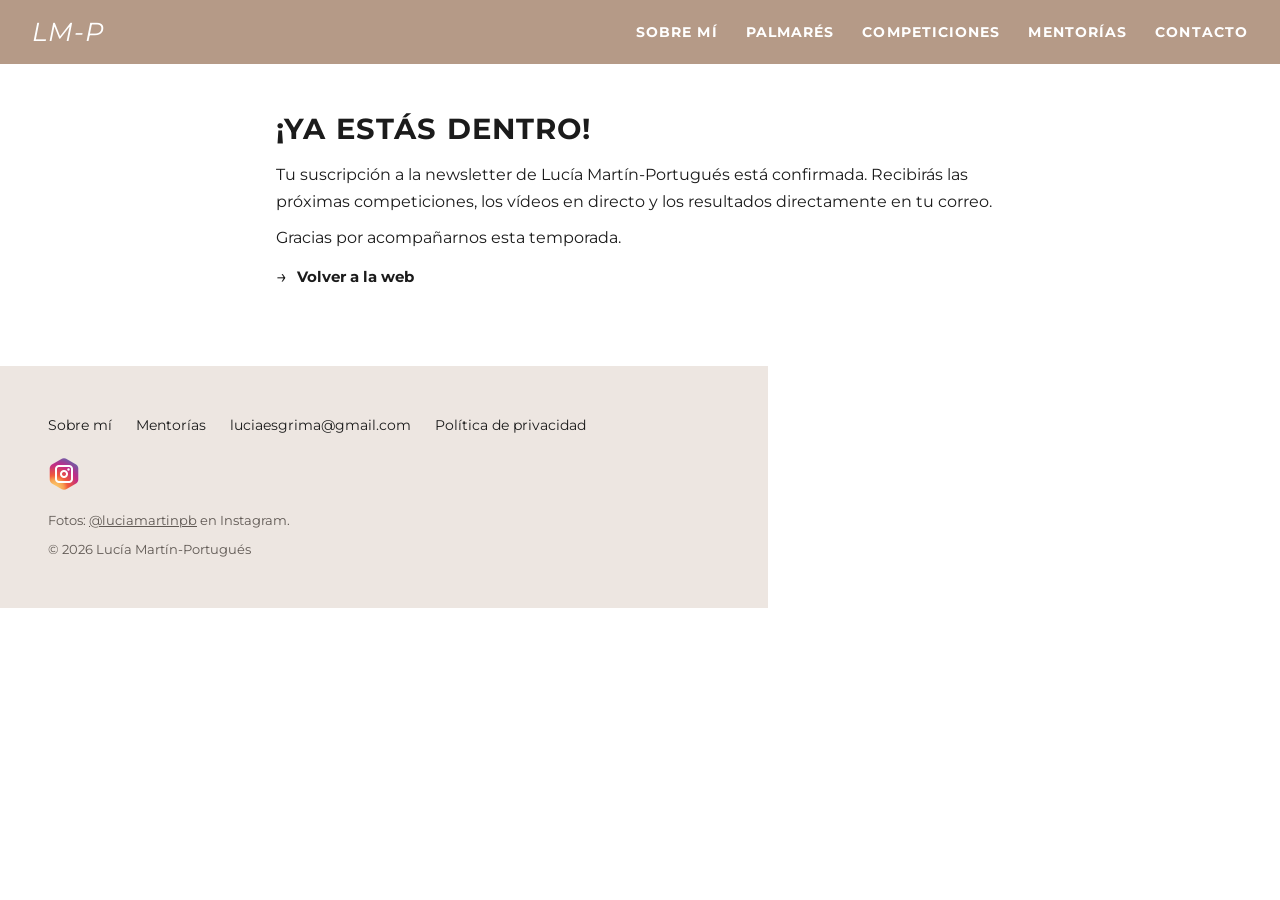
<file: suscripcion-confirmada.html>
<!DOCTYPE html>
<html lang="es">
<head>
  <meta charset="UTF-8">
  <meta name="viewport" content="width=device-width, initial-scale=1">
  <title>¡Ya estás dentro! | Lucía Martín-Portugués</title>
  <meta name="description" content="Tu suscripción a la newsletter de Lucía Martín-Portugués está confirmada.">
  <link rel="icon" href="favicon.ico" sizes="any">
  <link rel="icon" type="image/png" sizes="16x16" href="favicon-16x16.png">
  <link rel="icon" type="image/png" sizes="32x32" href="favicon-32x32.png">
  <link rel="apple-touch-icon" href="apple-touch-icon.png">
  <link rel="manifest" href="site.webmanifest">
  <link rel="preconnect" href="https://fonts.googleapis.com">
  <link rel="preconnect" href="https://fonts.gstatic.com" crossorigin>
  <link rel="stylesheet" href="https://fonts.googleapis.com/css2?family=Montserrat:ital,wght@0,400;0,500;0,600;0,700;0,800;1,400;1,600&display=swap">
  <link rel="stylesheet" href="css/styles.css">
</head>
<body>
  <a class="skip-link" href="#main">Saltar al contenido</a>

  <header class="site-header">
    <div class="header-inner">
      <a class="brand" href="index.html" aria-label="Lucía Martín-Portugués, inicio">LM-P</a>
      <button class="nav-toggle" type="button" aria-controls="site-nav" aria-expanded="false" aria-label="Abrir menú">
        <span class="nav-toggle-bar"></span>
        <span class="nav-toggle-bar"></span>
        <span class="nav-toggle-bar"></span>
      </button>
      <nav id="site-nav" class="site-nav" aria-label="Navegación principal">
        <ul>
          <li><a href="index.html#about">Sobre mí</a></li>
          <li><a href="index.html#highlights">Palmarés</a></li>
          <li><a href="index.html#competitions">Competiciones</a></li>
          <li><a href="index.html#mentoring">Mentorías</a></li>
          <li><a href="index.html#contact">Contacto</a></li>
        </ul>
      </nav>
    </div>
  </header>

  <main id="main" class="privacy-page">
    <h1>¡Ya estás dentro!</h1>
    <p>Tu suscripción a la newsletter de Lucía Martín-Portugués está confirmada. Recibirás las próximas competiciones, los vídeos en directo y los resultados directamente en tu correo.</p>
    <p>Gracias por acompañarnos esta temporada.</p>
    <p><a class="link-arrow" href="index.html">Volver a la web</a></p>
  </main>

  <footer id="contact" class="site-footer">
    <div class="footer-main">
      <ul class="footer-links">
        <li><a href="index.html#about">Sobre mí</a></li>
        <li><a href="index.html#mentoring">Mentorías</a></li>
        <li><a href="mailto:luciaesgrima@gmail.com">luciaesgrima@gmail.com</a></li>
        <li><a href="privacidad.html">Política de privacidad</a></li>
      </ul>
      <ul class="social-links" aria-label="Redes sociales y patrocinadores">
        <li><a href="https://www.instagram.com/luciamartinpb/" rel="noopener" aria-label="Instagram de Lucía"><img class="social-icon" src="assets/img/instagram-logo.png" alt="Instagram" width="2048" height="2048"></a></li>
        <!-- TEMPORAL: logo de Iberdrola oculto a petición del usuario.
             Para reactivarlo, descomentar la línea inferior. -->
        <!-- <li><img class="sponsor-icon" src="assets/img/iberdrola-logo.png" alt="Iberdrola, patrocinador" width="600" height="600"></li> -->
      </ul>
      <p class="credits">
        Fotos: <a href="https://www.instagram.com/luciamartinpb/" rel="noopener">@luciamartinpb</a> en Instagram.
      </p>
      <p class="copyright">&copy; <span id="year">2026</span> Lucía Martín-Portugués</p>
    </div>
  </footer>

  <script src="js/main.js" defer></script>
</body>
</html>
</file>
<file: css/styles.css>
/* ===== Base ===== */
:root {
  --color-bg: #ffffff;
  --color-bg-soft: #ede6e1;
  --color-taupe: #b59a87;
  --color-taupe-dark: #8f7462;
  --color-text: #1b1b1b;
  --color-muted: #5f5853;
  --color-border: #ddd3cc;
  --font-sans: "Montserrat", "Helvetica Neue", Helvetica, Arial, system-ui, sans-serif;
  --container: 1120px;
  --space: 1.25rem;
  --header-height: 64px;
}

*,
*::before,
*::after {
  box-sizing: border-box;
}

html {
  scroll-behavior: smooth;
  scroll-padding-top: var(--header-height);
}

body {
  margin: 0;
  font-family: var(--font-sans);
  font-size: 1rem;
  line-height: 1.65;
  color: var(--color-text);
  background: var(--color-bg);
}

img {
  max-width: 100%;
  height: auto;
  display: block;
}

a {
  color: inherit;
}

h1,
h2,
h3 {
  line-height: 1.15;
  margin: 0 0 0.6em;
  font-weight: 700;
}

.container {
  width: 100%;
  max-width: var(--container);
  margin: 0 auto;
  padding: 0 var(--space);
}

.narrow {
  max-width: 760px;
}

.visually-hidden {
  position: absolute;
  width: 1px;
  height: 1px;
  overflow: hidden;
  clip: rect(0 0 0 0);
  white-space: nowrap;
}

.skip-link {
  position: absolute;
  left: -999px;
  top: 0;
  padding: 0.5rem 1rem;
  background: var(--color-text);
  color: #fff;
  z-index: 100;
}

.skip-link:focus {
  left: 0;
}

/* ===== Header / nav ===== */
.site-header {
  position: sticky;
  top: 0;
  z-index: 10;
  background: var(--color-taupe);
  color: #fff;
}

.header-inner {
  display: flex;
  align-items: center;
  justify-content: space-between;
  flex-wrap: wrap;
  column-gap: 1.25rem;
  row-gap: 0.5rem;
  min-height: var(--header-height);
  padding: 0 var(--space);
}

.brand {
  font-family: var(--font-sans);
  font-style: italic;
  font-size: 1.6rem;
  letter-spacing: 0.04em;
  text-decoration: none;
}

.nav-toggle {
  display: inline-flex;
  flex-direction: column;
  justify-content: center;
  gap: 5px;
  width: 44px;
  height: 44px;
  padding: 10px;
  background: none;
  border: 0;
  cursor: pointer;
}

.nav-toggle-bar {
  display: block;
  height: 2px;
  background: #fff;
}

.site-nav {
  display: none;
  width: 100%;
}

.site-nav.is-open {
  display: block;
}

.site-nav ul {
  list-style: none;
  margin: 0;
  padding: 0 0 var(--space);
}

.site-nav a {
  display: block;
  padding: 0.6rem 0;
  text-decoration: none;
  text-transform: uppercase;
  letter-spacing: 0.08em;
  font-size: 0.85rem;
  font-weight: 700;
}

.site-nav a:hover,
.site-nav a:focus {
  opacity: 0.75;
}

/* En móvil el botón queda junto a la marca; en escritorio (≥1024 px) el
   envoltorio se disuelve para que el botón y el texto participen
   directamente en el espaciado uniforme del header. */
.header-subscribe {
  display: flex;
  align-items: center;
  gap: 1.25rem;
  margin-right: auto;
}

@media (min-width: 1024px) {
  .header-subscribe {
    display: contents;
  }
}

.nav-subscribe {
  padding: 0.5rem 1.1rem;
  font-size: 0.75rem;
}

.nav-subscribe-note {
  display: none;
  flex: 1 1 0;
  min-width: 0;
  max-width: 29rem;
  font-size: 0.85rem;
  line-height: 1.3;
  color: rgba(255, 255, 255, 0.85);
  white-space: nowrap;
}

/* 1280–1439 px: el texto no cabe en una línea, se muestra en dos líneas pequeñas */
@media (min-width: 1280px) and (max-width: 1439px) {
  .nav-subscribe-note {
    display: block;
    font-size: 0.72rem;
    white-space: normal;
  }
}

@media (min-width: 1440px) {
  .nav-subscribe-note {
    display: block;
  }
}

/* En el menú móvil la nota de la newsletter se muestra bajo las pestañas. */
.nav-newsletter-note {
  display: none;
}

@media (max-width: 1023px) {
  .nav-newsletter-note {
    display: block;
    padding: 0.6rem 0 0.9rem;
    font-size: 0.8rem;
    line-height: 1.4;
    color: rgba(255, 255, 255, 0.85);
  }
}

/* ===== Shared UI ===== */
.eyebrow {
  margin: 0 0 0.75rem;
  text-transform: uppercase;
  letter-spacing: 0.14em;
  font-size: 0.8rem;
  font-weight: 700;
}

.link-arrow {
  display: inline-flex;
  align-items: center;
  gap: 0.6rem;
  font-weight: 700;
  font-size: 0.95rem;
  text-decoration: none;
}

.link-arrow::before {
  content: "\2192";
  font-size: 1.2rem;
  font-weight: 400;
}

.button {
  display: inline-block;
  padding: 0.85rem 1.75rem;
  border: 0;
  background: var(--color-taupe-dark);
  color: #fff;
  font: inherit;
  font-weight: 700;
  font-size: 0.85rem;
  text-transform: uppercase;
  letter-spacing: 0.1em;
  text-decoration: none;
  cursor: pointer;
}

.button:hover,
.button:focus {
  background: var(--color-text);
}

.button:disabled {
  background: #b9b2ad;
  cursor: not-allowed;
}

.button-light {
  background: #fff;
  color: var(--color-taupe-dark);
}

.button-light:hover,
.button-light:focus {
  background: var(--color-bg-soft);
}

/* ===== Hero ===== */
.hero {
  position: relative;
  display: grid;
  place-items: end center;
  min-height: 78vh;
  overflow: hidden;
  color: #fff;
  text-align: center;
  background: var(--color-text);
}

.hero-img {
  position: absolute;
  inset: 0;
  width: 100%;
  height: 100%;
  object-fit: cover;
  object-position: center 6%;
}

.hero::after {
  content: "";
  position: absolute;
  inset: 0;
  background: linear-gradient(180deg, rgba(0, 0, 0, 0.15), rgba(0, 0, 0, 0.45));
}

.hero-content {
  position: relative;
  z-index: 1;
  padding: 0 var(--space) 5vh;
}

.hero h1 {
  font-size: clamp(2rem, 7vw, 3.5rem);
  text-transform: uppercase;
  letter-spacing: 0.02em;
  text-shadow: 0 2px 16px rgba(0, 0, 0, 0.35);
}

/* ===== Tiles ===== */
.tiles {
  padding: 2.5rem 0;
}

.tiles-band {
  max-width: var(--container);
  margin: 0 auto;
  padding: 0 var(--space);
}

.tiles-grid {
  list-style: none;
  margin: 0;
  padding: 0;
  display: grid;
  gap: var(--space);
}

.tile {
  position: relative;
  display: block;
  aspect-ratio: 3 / 4;
  overflow: hidden;
  color: #fff;
  text-decoration: none;
}

.tile img {
  width: 100%;
  height: 100%;
  object-fit: cover;
  object-position: center 20%;
  transition: transform 0.4s ease;
}

.tile::after {
  content: "";
  position: absolute;
  inset: 0;
  background: rgba(0, 0, 0, 0.25);
}

.tile:hover img,
.tile:focus img {
  transform: scale(1.04);
}

.tile-label {
  position: absolute;
  inset: 0;
  z-index: 1;
  display: flex;
  flex-direction: column;
  align-items: center;
  justify-content: center;
  gap: 0.4rem;
  font-size: 1.6rem;
  font-weight: 700;
  text-transform: uppercase;
  letter-spacing: 0.04em;
}

.tile-label .link-arrow {
  font-size: 0.9rem;
  text-transform: none;
  letter-spacing: 0;
}

/* ===== Sections ===== */
.section {
  padding: 3.5rem 0;
}

.section-alt {
  background: var(--color-bg-soft);
}

.section-accent {
  background: var(--color-taupe);
  color: #fff;
}

.section-title {
  font-size: 1.9rem;
  text-transform: uppercase;
  letter-spacing: 0.04em;
}

.section-intro {
  max-width: 720px;
  margin: 0 0 2rem;
}

.lead {
  font-size: 1.2rem;
}

.source {
  margin-top: 1.5rem;
  font-size: 0.85rem;
  color: var(--color-muted);
}

/* ===== Highlights ===== */
.stats {
  list-style: none;
  margin: 0 0 2rem;
  padding: 0;
  display: grid;
  gap: var(--space);
}

.stat {
  padding: 1.5rem;
  background: #fff;
  border-top: 4px solid var(--color-taupe);
}

.stat-value {
  display: block;
  font-size: 2rem;
  font-weight: 700;
  text-transform: uppercase;
  color: var(--color-taupe-dark);
}

.stat-label {
  color: var(--color-muted);
}

.medal-table-wrap {
  overflow-x: auto;
}

.medal-table {
  width: 100%;
  max-width: 560px;
  border-collapse: collapse;
  background: #fff;
}

.medal-table caption {
  text-align: left;
  font-weight: 700;
  text-transform: uppercase;
  letter-spacing: 0.06em;
  font-size: 0.85rem;
  padding-bottom: 0.5rem;
}

.medal-table th,
.medal-table td {
  padding: 0.65rem 1rem;
  border-bottom: 1px solid var(--color-border);
  text-align: center;
}

.medal-table th[scope="row"],
.medal-table thead th:first-child {
  text-align: left;
}

/* ===== Competitions ===== */
.events {
  list-style: none;
  margin: 0;
  padding: 0;
  border-top: 1px solid var(--color-border);
}

.event {
  display: grid;
  gap: 0.25rem;
  padding: 1.1rem 0;
  border-bottom: 1px solid var(--color-border);
}

.event time {
  font-weight: 700;
  text-transform: uppercase;
  letter-spacing: 0.06em;
  font-size: 0.85rem;
  color: var(--color-taupe-dark);
}

.event h3 {
  margin: 0;
  font-size: 1.15rem;
}

.event h3 a {
  text-decoration: none;
}

.event h3 a:hover,
.event h3 a:focus {
  text-decoration: underline;
}

.event p {
  margin: 0;
  color: var(--color-muted);
}

/* ===== Mentoring ===== */
.mentoring-grid {
  display: grid;
  gap: var(--space);
  margin-bottom: 2.5rem;
}

.offer {
  padding: 1.5rem;
  background: rgba(255, 255, 255, 0.12);
  border: 1px solid rgba(255, 255, 255, 0.35);
}

.offer h3 {
  font-size: 1.05rem;
  text-transform: uppercase;
  letter-spacing: 0.06em;
}

.offer ul {
  margin: 0;
  padding-left: 1.1rem;
}

.offer li + li {
  margin-top: 0.4rem;
}

.form-wrap {
  padding: 1.75rem var(--space);
  background: #fff;
  color: var(--color-text);
}

.form-wrap h3 {
  font-size: 1.2rem;
  text-transform: uppercase;
  letter-spacing: 0.04em;
}

/* Honeypot field, invisible to users */
.hp-field {
  position: absolute;
  left: -9999px;
  width: 1px;
  height: 1px;
  overflow: hidden;
}

.contact-form {
  display: grid;
  gap: 1rem;
}

.form-row {
  display: flex;
  flex-direction: column;
  gap: 0.35rem;
}

.form-row label {
  font-size: 0.85rem;
  font-weight: 700;
}

.contact-form input[type="text"],
.contact-form input[type="email"],
.contact-form select,
.contact-form textarea {
  width: 100%;
  padding: 0.75rem;
  border: 1px solid var(--color-border);
  border-radius: 0;
  font: inherit;
  background: #fff;
}

.contact-form input:focus,
.contact-form select:focus,
.contact-form textarea:focus {
  outline: 2px solid var(--color-taupe);
  outline-offset: 1px;
}

.checkbox-row {
  flex-direction: row;
  align-items: flex-start;
  gap: 0.6rem;
}

.checkbox-row input {
  margin-top: 0.3rem;
}

.checkbox-row label {
  font-weight: 400;
}

.form-status {
  margin: 0.5rem 0 0;
  font-size: 0.9rem;
  color: var(--color-muted);
}

.form-status.is-success {
  margin-top: 1rem;
  padding: 0.9rem 1rem;
  font-size: 1rem;
  font-weight: 600;
  color: var(--color-taupe-dark);
  background: var(--color-bg-soft);
  border-radius: 4px;
}

/* ===== Footer ===== */
.site-footer {
  display: grid;
}

.footer-main {
  padding: 2.5rem var(--space);
  background: var(--color-bg-soft);
  font-size: 0.9rem;
}

.footer-links,
.social-links {
  list-style: none;
  margin: 0 0 1.25rem;
  padding: 0;
  display: flex;
  flex-wrap: wrap;
  gap: 0.5rem 1.5rem;
}

.footer-links a,
.social-links a {
  text-decoration: none;
}

.footer-links a:hover,
.social-links a:hover,
.footer-links a:focus,
.social-links a:focus {
  text-decoration: underline;
}

.social-links a {
  font-weight: 700;
  text-transform: uppercase;
  letter-spacing: 0.06em;
  font-size: 0.8rem;
}

.credits,
.copyright {
  margin: 0.5rem 0 0;
  font-size: 0.8rem;
  color: var(--color-muted);
}

.footer-panel {
  padding: 2.5rem var(--space);
  background: var(--color-taupe);
  color: #fff;
}

.footer-panel h2 {
  font-size: 1.6rem;
  text-transform: uppercase;
  letter-spacing: 0.04em;
}


/* ===== Conoce la esgrima ===== */
.fencing-grid {
  display: grid;
  gap: var(--space);
  margin-top: 2rem;
}

.fencing-card {
  background: #fff;
  padding: 1.5rem;
  border-radius: 4px;
}

.fencing-card h3 {
  margin-top: 0;
  text-transform: uppercase;
  letter-spacing: 0.04em;
  font-size: 1rem;
  color: var(--color-taupe-dark);
}

.fencing-card ul {
  margin: 0;
  padding-left: 1.25rem;
}

.fencing-card li {
  margin: 0.4rem 0;
}

.fencing-outro {
  margin-top: 2rem;
}

/* Footer icons */
.social-icon,
.sponsor-icon {
  height: 2rem;
  width: auto;
  display: block;
}

.sponsor-icon {
  height: 2.6rem;
}

.footer-panel .button {
  min-width: 11.5rem;
  text-align: center;
}

.newsletter-note {
  margin: 1.75rem 0 0.75rem;
  font-size: 0.9rem;
}

/* Móvil: el botón deja de forzar 11.5rem para no empujar el texto de la nota. */
@media (max-width: 767px) {
  .footer-panel .button {
    min-width: 0;
    width: auto;
    padding-left: 1.25rem;
    padding-right: 1.25rem;
  }
}

/* ===== Newsletter modal ===== */
.modal {
  border: 0;
  padding: 0;
  width: min(92vw, 30rem);
  max-height: 90vh;
  border-radius: 4px;
}

.modal::backdrop {
  background: rgba(0, 0, 0, 0.55);
}

.modal-card {
  position: relative;
  padding: 2rem 1.75rem 1.5rem;
}

.modal-card h2 {
  font-size: 1.4rem;
  text-transform: uppercase;
  letter-spacing: 0.04em;
  color: var(--color-taupe-dark);
}

.modal-close {
  position: absolute;
  top: 0.6rem;
  right: 0.9rem;
  border: 0;
  background: transparent;
  font-size: 1.75rem;
  line-height: 1;
  cursor: pointer;
  color: var(--color-muted);
}

.modal-close:hover,
.modal-close:focus {
  color: var(--color-text);
}

#nl-captcha {
  max-width: 6rem;
}

.modal-note {
  margin: 1rem 0 0;
  font-size: 0.8rem;
  color: var(--color-muted);
}

/* ===== Página de privacidad ===== */
.privacy-page {
  max-width: 48rem;
  margin: 0 auto;
  padding: 3rem var(--space) 4rem;
}

.privacy-page h1 {
  font-size: 1.8rem;
  text-transform: uppercase;
  letter-spacing: 0.04em;
}

.privacy-page h2 {
  margin-top: 2rem;
  font-size: 1.1rem;
  color: var(--color-taupe-dark);
}

.privacy-page p,
.privacy-page ul {
  margin: 0.6rem 0;
}

/* ===== Tablet and up ===== */
@media (min-width: 768px) {
  .header-inner {
    padding: 0 2rem;
  }

  .tiles-band {
    background: var(--color-taupe);
    padding: 0 3rem;
    margin-top: 2.5rem;
  }

  .tiles-grid {
    grid-template-columns: repeat(3, 1fr);
    gap: 1.5rem;
    margin: -2rem -4.5rem;
  }

  .tiles {
    padding: 2rem 0 5rem;
  }

  .stats {
    grid-template-columns: repeat(2, 1fr);
  }

  .event {
    grid-template-columns: 200px 1fr;
    align-items: baseline;
  }

  .mentoring-grid {
    grid-template-columns: repeat(3, 1fr);
  }

  .mentoring-form-row {
    grid-template-columns: 2fr 3fr;
    align-items: start;
  }

  .mentoring-img {
    max-width: none;
  }

  .form-wrap {
    padding: 2.5rem;
  }

  /* Honeypot field, invisible to users */
.hp-field {
  position: absolute;
  left: -9999px;
  width: 1px;
  height: 1px;
  overflow: hidden;
}

.contact-form {
    grid-template-columns: 1fr 1fr;
    gap: 1.25rem 1.5rem;
  }

  .form-row-full {
    grid-column: 1 / -1;
  }

  .site-footer {
    grid-template-columns: 3fr 2fr;
  }

  .footer-main,
  .footer-panel {
    padding: 3rem;
  }

  .section {
    padding: 5rem 0;
  }

  .fencing-grid {
    grid-template-columns: repeat(3, 1fr);
  }
}

@media (min-width: 1024px) {
  .nav-toggle {
    display: none;
  }

  .site-nav {
    display: block;
    width: auto;
  }

  .site-nav ul {
    display: flex;
    gap: 1.75rem;
    padding: 0;
  }
}

@media (min-width: 1100px) {
  .stats {
    grid-template-columns: repeat(4, 1fr);
  }
}

/* Hero motto */
.hero-motto {
  margin: -0.5rem 0 1.5rem;
  font-family: var(--font-sans);
  font-style: italic;
  font-size: 1.15rem;
}

.tile .tile-img-alt {
  object-position: center 30%;
}

/* Quotes */
.section-quotes {
  background: var(--color-taupe-dark);
  color: #fff;
}

.quotes {
  display: grid;
  gap: 2rem;
  margin: 0;
  padding: 0;
  list-style: none;
}

.quotes blockquote {
  margin: 0;
}

.quotes blockquote p {
  margin: 0;
  font-family: var(--font-sans);
  font-style: italic;
  font-size: 1.3rem;
  line-height: 1.45;
}

.quote-source {
  margin: 0.75rem 0 0;
  font-size: 0.75rem;
  font-weight: 700;
  letter-spacing: 0.15em;
  text-transform: uppercase;
  opacity: 0.85;
}

/* Ranking chart */
.ranking {
  margin-top: 3rem;
}

.ranking h3 {
  margin: 0 0 0.5rem;
  font-size: 0.95rem;
  letter-spacing: 0.12em;
  text-transform: uppercase;
}

.rank-figure {
  margin: 1.5rem 0 1rem;
  padding: 1rem;
  background: #fff;
}

.rank-chart {
  display: block;
  width: 100%;
  height: auto;
}

.rank-chart .grid {
  stroke: var(--color-bg-soft);
  stroke-width: 1;
}

.rank-chart .axis {
  font-size: 11px;
  fill: #666;
}

.rank-chart .line {
  fill: none;
  stroke: var(--color-taupe-dark);
  stroke-width: 2.5;
  stroke-linejoin: round;
}

.rank-chart .dot {
  fill: var(--color-taupe-dark);
  stroke: #fff;
  stroke-width: 1.5;
}

.rank-figure figcaption {
  margin-top: 0.5rem;
  font-size: 0.8rem;
  color: #666;
}

.rank-details summary {
  cursor: pointer;
  font-weight: 700;
}

.rank-table {
  width: 100%;
  max-width: 32rem;
  margin-top: 1rem;
  border-collapse: collapse;
  background: #fff;
  font-size: 0.9rem;
}

.rank-table caption {
  text-align: left;
  padding-bottom: 0.5rem;
  font-weight: 700;
}

.rank-table th,
.rank-table td {
  padding: 0.4rem 0.75rem;
  border-bottom: 1px solid var(--color-bg-soft);
  text-align: left;
}

@media (min-width: 768px) {
  .quotes {
    grid-template-columns: repeat(2, 1fr);
    gap: 3rem;
  }
}


.rank-chart .rank-num {
  font-size: 9.5px;
  font-weight: 600;
  fill: var(--color-taupe-dark);
}

.mentoring-form-row {
  display: grid;
  gap: var(--space);
}

.mentoring-img {
  display: block;
  width: 100%;
  max-width: 34rem;
  margin: 0 auto;
}
</file>
